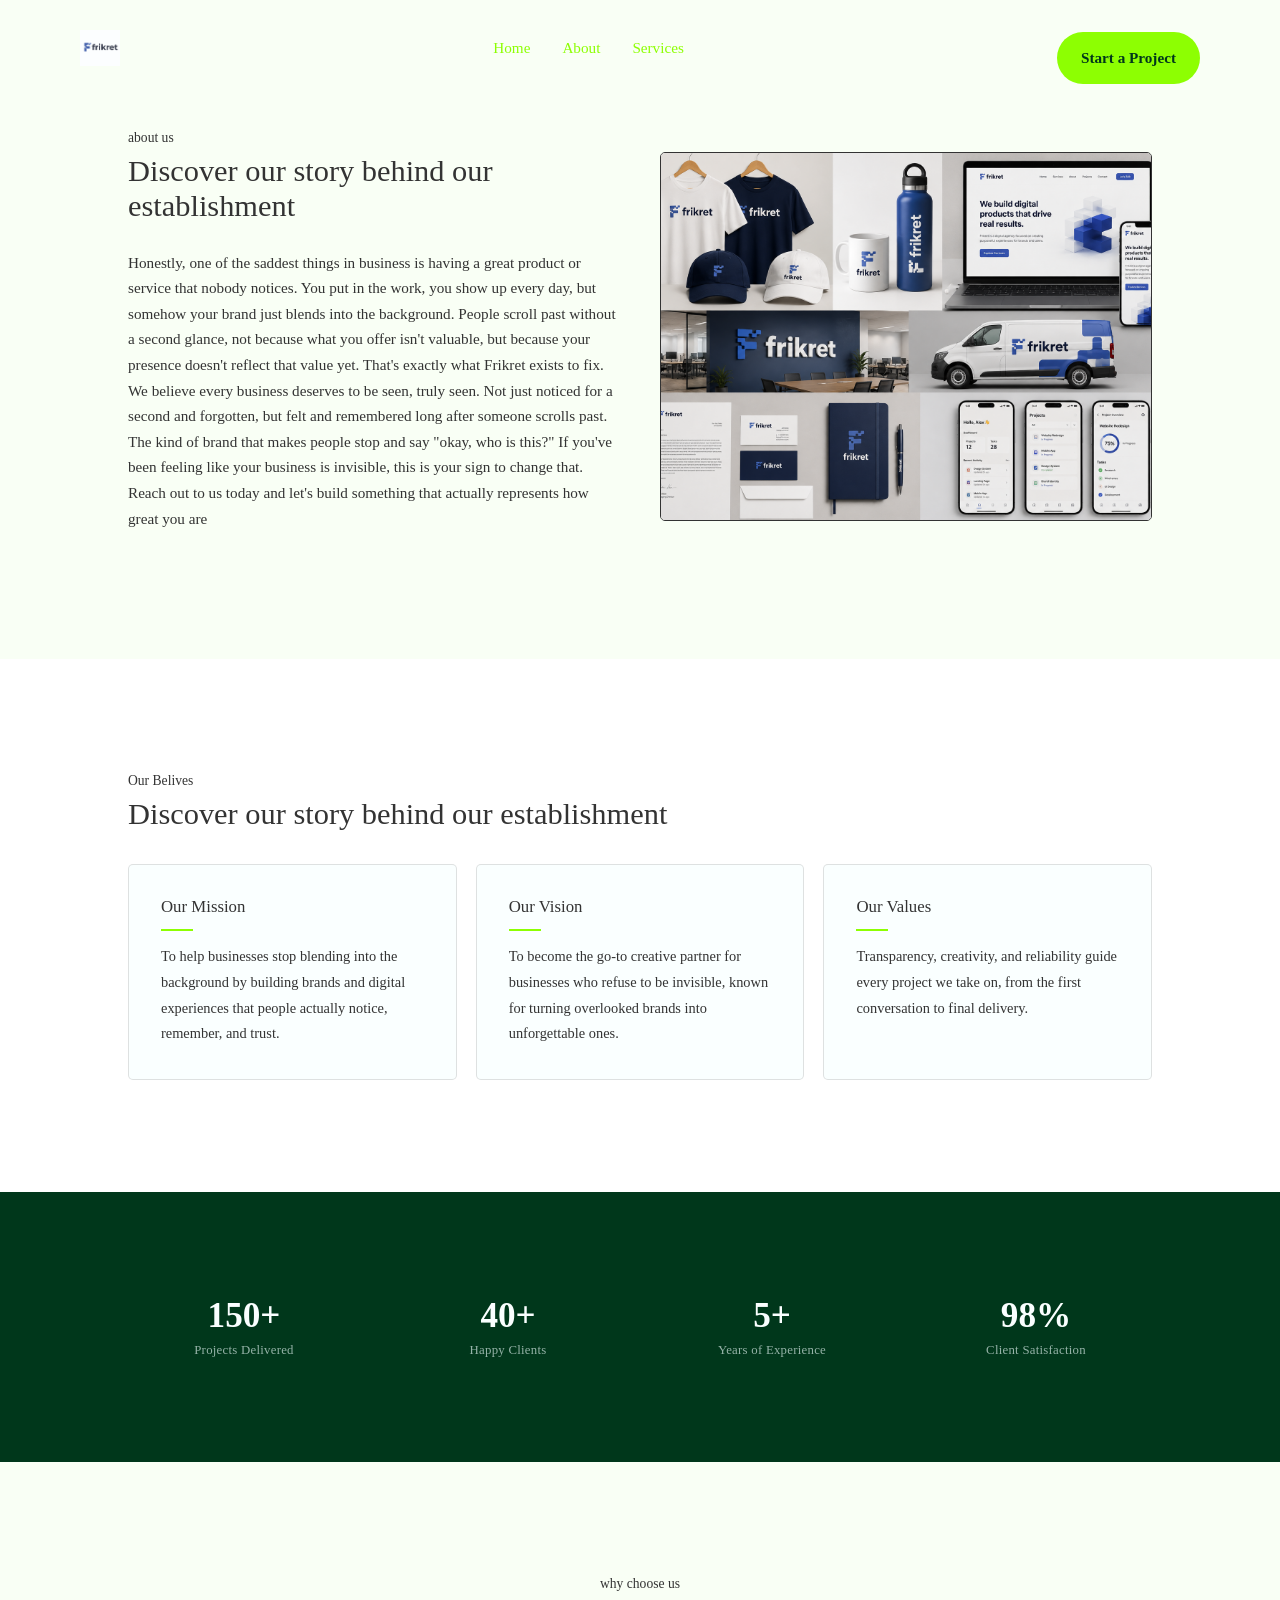
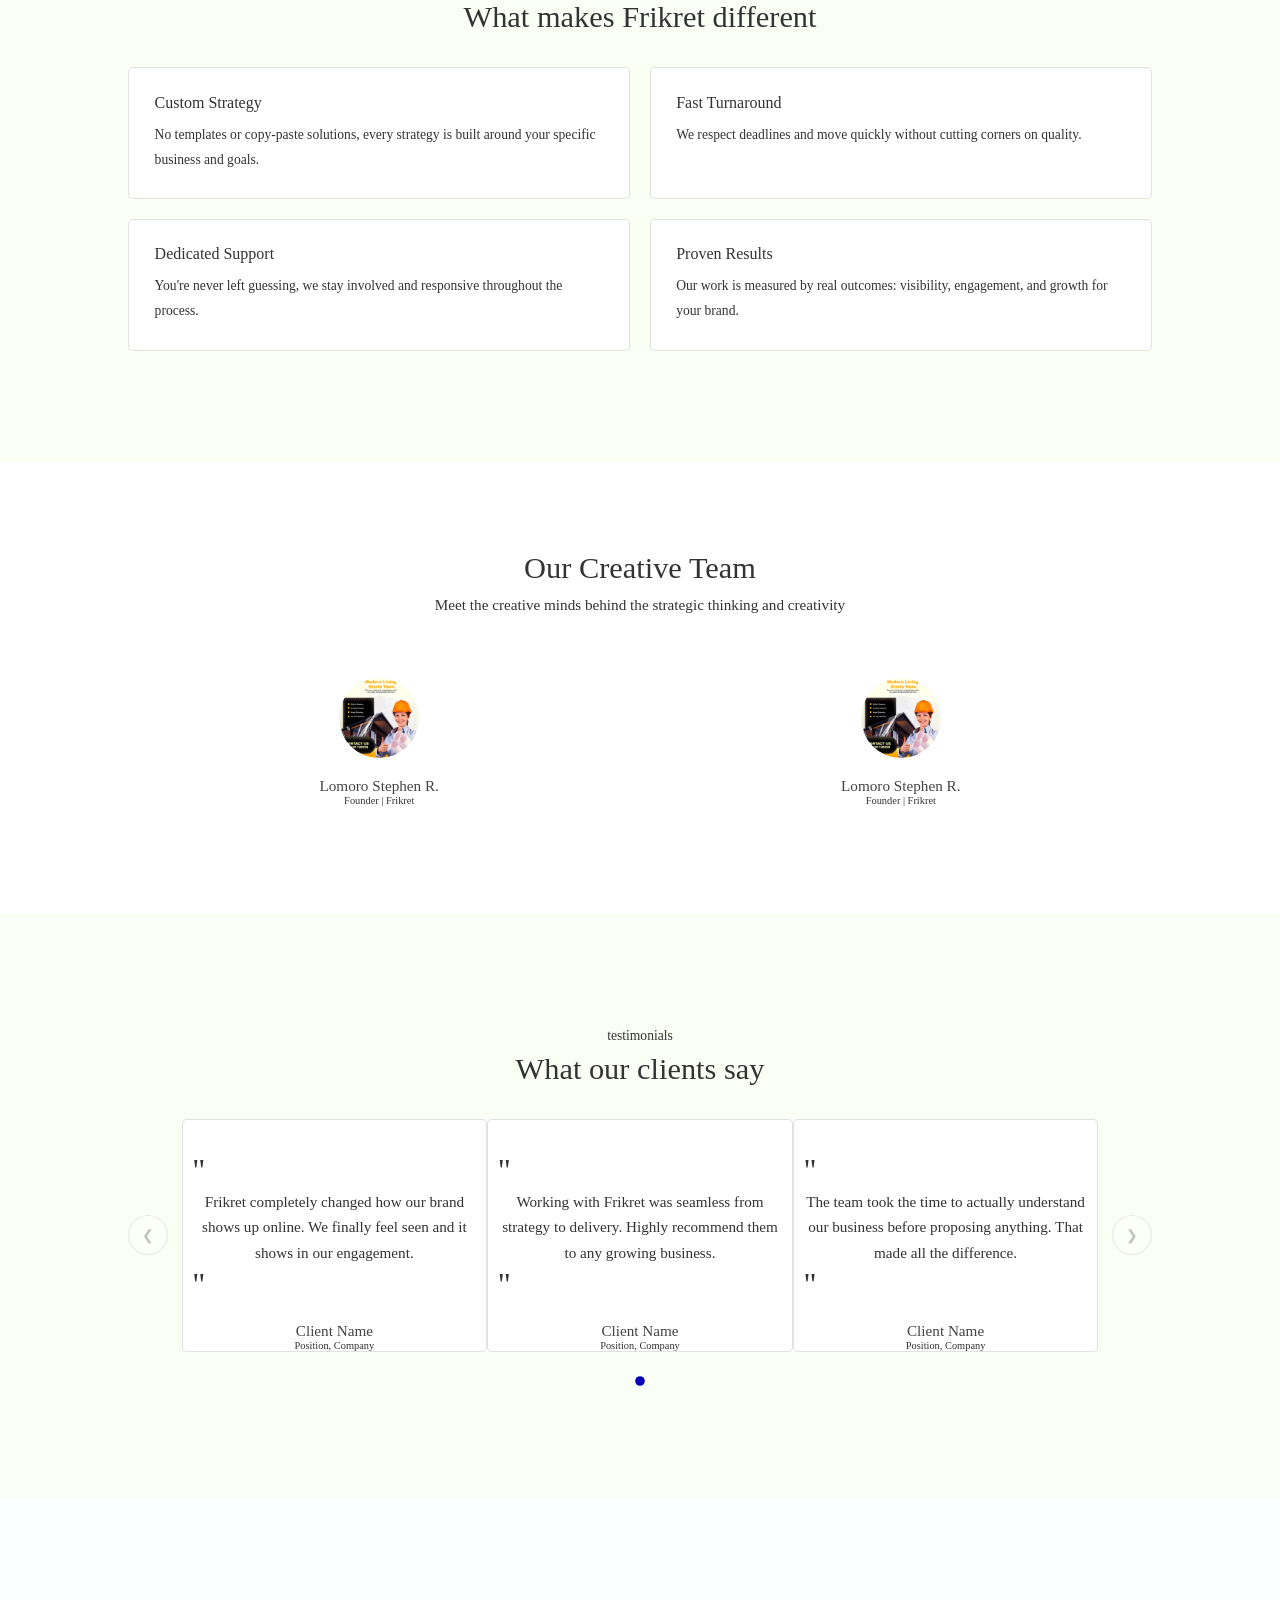
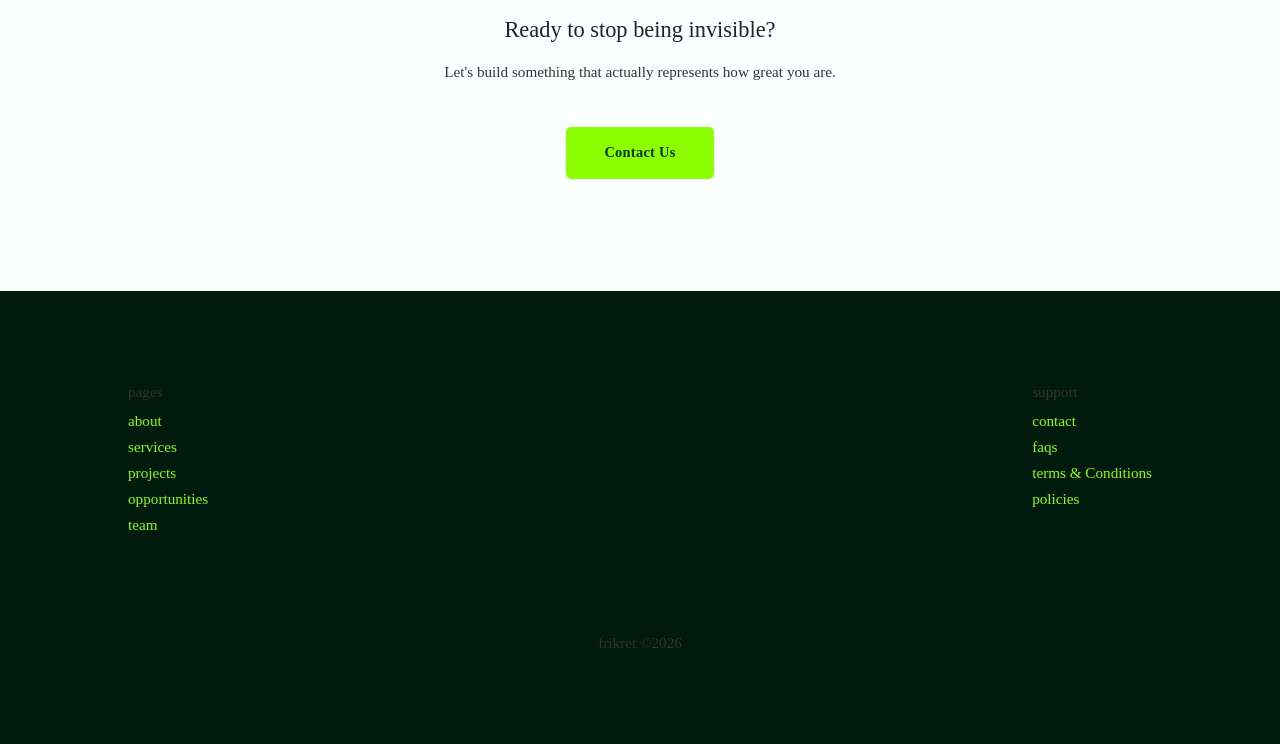
<file: pages/about-page.html>
<!DOCTYPE html>
<html>

<head>
  <meta charset="UTF-8">
  <meta name="viewport" content="width=device-width, initial-scale=1">
  <title>Frikret</title>
  <link rel="stylesheet" href="../assets/css/style.css">
  <link rel="stylesheet" href="../assets/css/about-us.css">
  <link rel="stylesheet" href="../assets/css/loader.css">
  <link rel="stylesheet" href="../assets/css/navbar.css">
</head>

<body>

  <!--------loader------>
  <div class="loader"></div>

  <!----- navbar ----->

  <header class="nav-bar">

    <div class="logo-container">
      <img src="../assets/icons/logo2.jpg" alt="Frikret logo" />
    </div>

    <div class="display-none">
      <ul class="nav-links">
        <li><a href="#">Home</a></li>
        <li><a href="pages/about-page.html">About</a></li>
        <li><a href="pages/services-page.html">Services</a></li>
      </ul>
    </div>

    <div>
      <button class="ctn rounded display-none" type="button" onclick="window.location.href='pages/contact-page.html'">
        Start a Project
      </button>
    </div>

    <!----hambuger---->

    <div class="hamburger bars">
      <div class="bar"></div>
      <div class="bar"></div>
      <div class="bar"></div>
    </div>

  </header>

  <!------mobilemenu----->
  <aside class="mobile-sidebar">
    <div class="sidebar-content">
      <ul class="mobileNav-links">
        <li><a href="../index.html">Home</a></li>
        <li><a href="about-page.html">about</a></li>
        <li><a href="services-page.html">services</a></li>
        <li><a href="projects.html">projects</a></li>
        <li><a href="contact-page.html">contact</a></li>
      </ul>
    </div>
  </aside>

  <main>
    <!-----about section---->
    <section class="about-section">
      <div class="container about-content">
        <div>
          <div class="section-header">
            <span class="supportTitle">about us</span>
            <h2 class="section-title">
              Discover our story behind our establishment
            </h2>
          </div>

          <p>
            Honestly, one of the saddest things in business is having a great product or service that nobody notices.
            You
            put in the work, you show up every day, but somehow your brand just blends into the background. People
            scroll
            past without a second glance, not because what you offer isn't valuable, but because your presence doesn't
            reflect that value yet.
            That's exactly what Frikret exists to fix.
            We believe every business deserves to be seen, truly seen. Not just noticed for a second and forgotten, but
            felt and remembered long after someone scrolls past. The kind of brand that makes people stop and say "okay,
            who is this?"
            If you've been feeling like your business is invisible, this is your sign to change that. Reach out to us
            today and let's build something that actually represents how great you are
          </p>
        </div>

        <div class="image-wrap">
          <img src="../assets/images/bg-3.png" alt="" />
        </div>
      </div>
    </section>

    <!-----mission, vision & values section------>
    <section class="mvv-section">
      <div class="container">
        <div class="section-header">
          <span class="supportTitle text-center">Our Belives</span>
          <h2 class="section-title">
            Discover our story behind our establishment
          </h2>
        </div>
        <div class="mvv-cards cards">
          <div class="mvv-card">
            <h3 class="mvv-title">Our Mission</h3>
            <p>
              To help businesses stop blending into the background by building brands and digital experiences that
              people actually notice, remember, and trust.
            </p>
          </div>
          <div class="mvv-card">
            <h3 class="mvv-title">Our Vision</h3>
            <p>
              To become the go-to creative partner for businesses who refuse to be invisible, known for turning
              overlooked brands into unforgettable ones.
            </p>
          </div>
          <div class="mvv-card">
            <h3 class="mvv-title">Our Values</h3>
            <p>
              Transparency, creativity, and reliability guide every project we take on, from the first conversation to
              final delivery.
            </p>
          </div>
        </div>
      </div>
    </section>

    <!-----stats section------>
    <section class="stats-section">
      <div class="container">
        <div class="stats-cards cards">
          <div class="stat-card">
            <h3 class="stat-number">150+</h3>
            <span class="stat-label">Projects Delivered</span>
          </div>
          <div class="stat-card">
            <h3 class="stat-number">40+</h3>
            <span class="stat-label">Happy Clients</span>
          </div>
          <div class="stat-card">
            <h3 class="stat-number">5+</h3>
            <span class="stat-label">Years of Experience</span>
          </div>
          <div class="stat-card">
            <h3 class="stat-number">98%</h3>
            <span class="stat-label">Client Satisfaction</span>
          </div>
        </div>
      </div>
    </section>

    <!-----why choose us section------>
    <section class="why-us-section">
      <div class="container">
        <div class="section-header text-center">
          <span class="supportTitle">why choose us</span>
          <h3 class="section-title">What makes Frikret different</h3>
        </div>
        <div class="why-us-cards cards">
          <div class="why-us-card">
            <h3 class="why-us-title">Custom Strategy</h3>
            <p>No templates or copy-paste solutions, every strategy is built around your specific business and goals.
            </p>
          </div>
          <div class="why-us-card">
            <h3 class="why-us-title">Fast Turnaround</h3>
            <p>We respect deadlines and move quickly without cutting corners on quality.</p>
          </div>
          <div class="why-us-card">
            <h3 class="why-us-title">Dedicated Support</h3>
            <p>You're never left guessing, we stay involved and responsive throughout the process.</p>
          </div>
          <div class="why-us-card">
            <h3 class="why-us-title">Proven Results</h3>
            <p>Our work is measured by real outcomes: visibility, engagement, and growth for your brand.</p>
          </div>
        </div>
      </div>
    </section>


    <!-----team section------>
    <section class="team-section">
      <div class="container">
        <div class="section-header text-center">
          <h3 class="section-title">Our Creative Team</h3>
          <p>Meet the creative minds behind the strategic thinking and creativity</p>
        </div>
        <div class="teams-cards cards">
          <div class="team-card">
            <div class="card-header flex justify-center direction-column items-center">
              <img class="teamMember-image" src="../assets/images/0000234.png" alt="" />
              <h3 class="client-name">Lomoro Stephen R.</h3>
              <span class="position">Founder | Frikret</span>
            </div>
          </div>
          <div class="team-card">
            <div class="card-header flex justify-center direction-column items-center">
              <img class="teamMember-image" src="../assets/images/0000234.png" alt="" />
              <h3 class="client-name">Lomoro Stephen R.</h3>
              <span class="position">Founder | Frikret</span>
            </div>
          </div>
        </div>
      </div>
    </section>

    <!-----testimonials section------>
    <section class="testmonials-section">
      <div class="container">
        <div class="section-header text-center">
          <span class="supportTitle">testimonials</span>
          <h3 class="section-title">What our clients say</h3>
        </div>

        <div class="testimonial-carousel">
          <button class="carousel-arrow carousel-prev" aria-label="Previous testimonial">&#10094;</button>

          <div class="carousel-viewport">
            <div class="carousel-track">
              <div class="team-card carousel-slide">
                <div class="testmonial-card-body">
                  <span class="quotes">"</span>
                  <p class="text-center">
                    Frikret completely changed how our brand shows up online. We finally feel seen and it shows in our
                    engagement.
                  </p>
                  <span class="quotes flex flex-end">"</span>
                </div>
                <div class="card-footer flex justify-center direction-column items-center">
                  <h3 class="client-name">Client Name</h3>
                  <span class="position">Position, Company</span>
                </div>
              </div>

              <div class="team-card carousel-slide">
                <div class="testmonial-card-body">
                  <span class="quotes">"</span>
                  <p class="text-center">
                    Working with Frikret was seamless from strategy to delivery. Highly recommend them to any growing
                    business.
                  </p>
                  <span class="quotes flex flex-end">"</span>
                </div>
                <div class="card-footer flex justify-center direction-column items-center">
                  <h3 class="client-name">Client Name</h3>
                  <span class="position">Position, Company</span>
                </div>
              </div>

              <div class="team-card carousel-slide">
                <div class="testmonial-card-body">
                  <span class="quotes">"</span>
                  <p class="text-center">
                    The team took the time to actually understand our business before proposing anything. That made all
                    the difference.
                  </p>
                  <span class="quotes flex flex-end">"</span>
                </div>
                <div class="card-footer flex justify-center direction-column items-center">
                  <h3 class="client-name">Client Name</h3>
                  <span class="position">Position, Company</span>
                </div>
              </div>
            </div>
          </div>

          <button class="carousel-arrow carousel-next" aria-label="Next testimonial">&#10095;</button>
        </div>

        <div class="carousel-dots"></div>
      </div>
    </section>

    <!-----cta section------>
    <section class="cta-section">
      <div class="container flex justify-center direction-column items-center text-center">
        <h3 class="section-title">Ready to stop being invisible?</h3>
        <p>Let's build something that actually represents how great you are.</p>
        <a href="contact-page.html" class="btn">Contact Us</a>
      </div>
    </section>

  </main>

  <!-------footer---------->
  <footer class="footer">
    <div class="container footer-content">
      <ul class="footer-links">
        <p>pages</p>
        <li class="footer-link"><a href="about-page.html">about</a></li>
        <li class="footer-link"><a href="services-page.html">services</a></li>
        <li class="footer-link"><a href="projects.html">projects</a></li>
        <li class="footer-link"><a href="opportunities.html">opportunities</a></li>
        <li class="footer-link"><a href="team.html">team</a></li>
      </ul>
      <ul class="footer-links">
        <p>support</p>
        <li class="footer-link"><a href="contact-page.html">contact</a></li>
        <li class="footer-link"><a href="faqs.html">faqs</a></li>
        <li class="footer-link"><a href="terms.html">terms & Conditions</a></li>
        <li class="footer-link"><a href="policies.html">policies</a></li>
      </ul>
    </div>

    <div class="container flex justify-center">
      <p>frikret &copy;<span class="year"></span></p>
    </div>
  </footer>

  <!-------scripts--------->
  <script src="../assets/js/loader.js"></script>
  <script src="../assets/js/faq.js" type="text/javascript" charset="utf-8"></script>
  <script type="text/javascript" src="../assets/js/mobileNav.js"></script>
  <script src="../assets/js/carousal.js"></script>

</body>

</html>
</file>
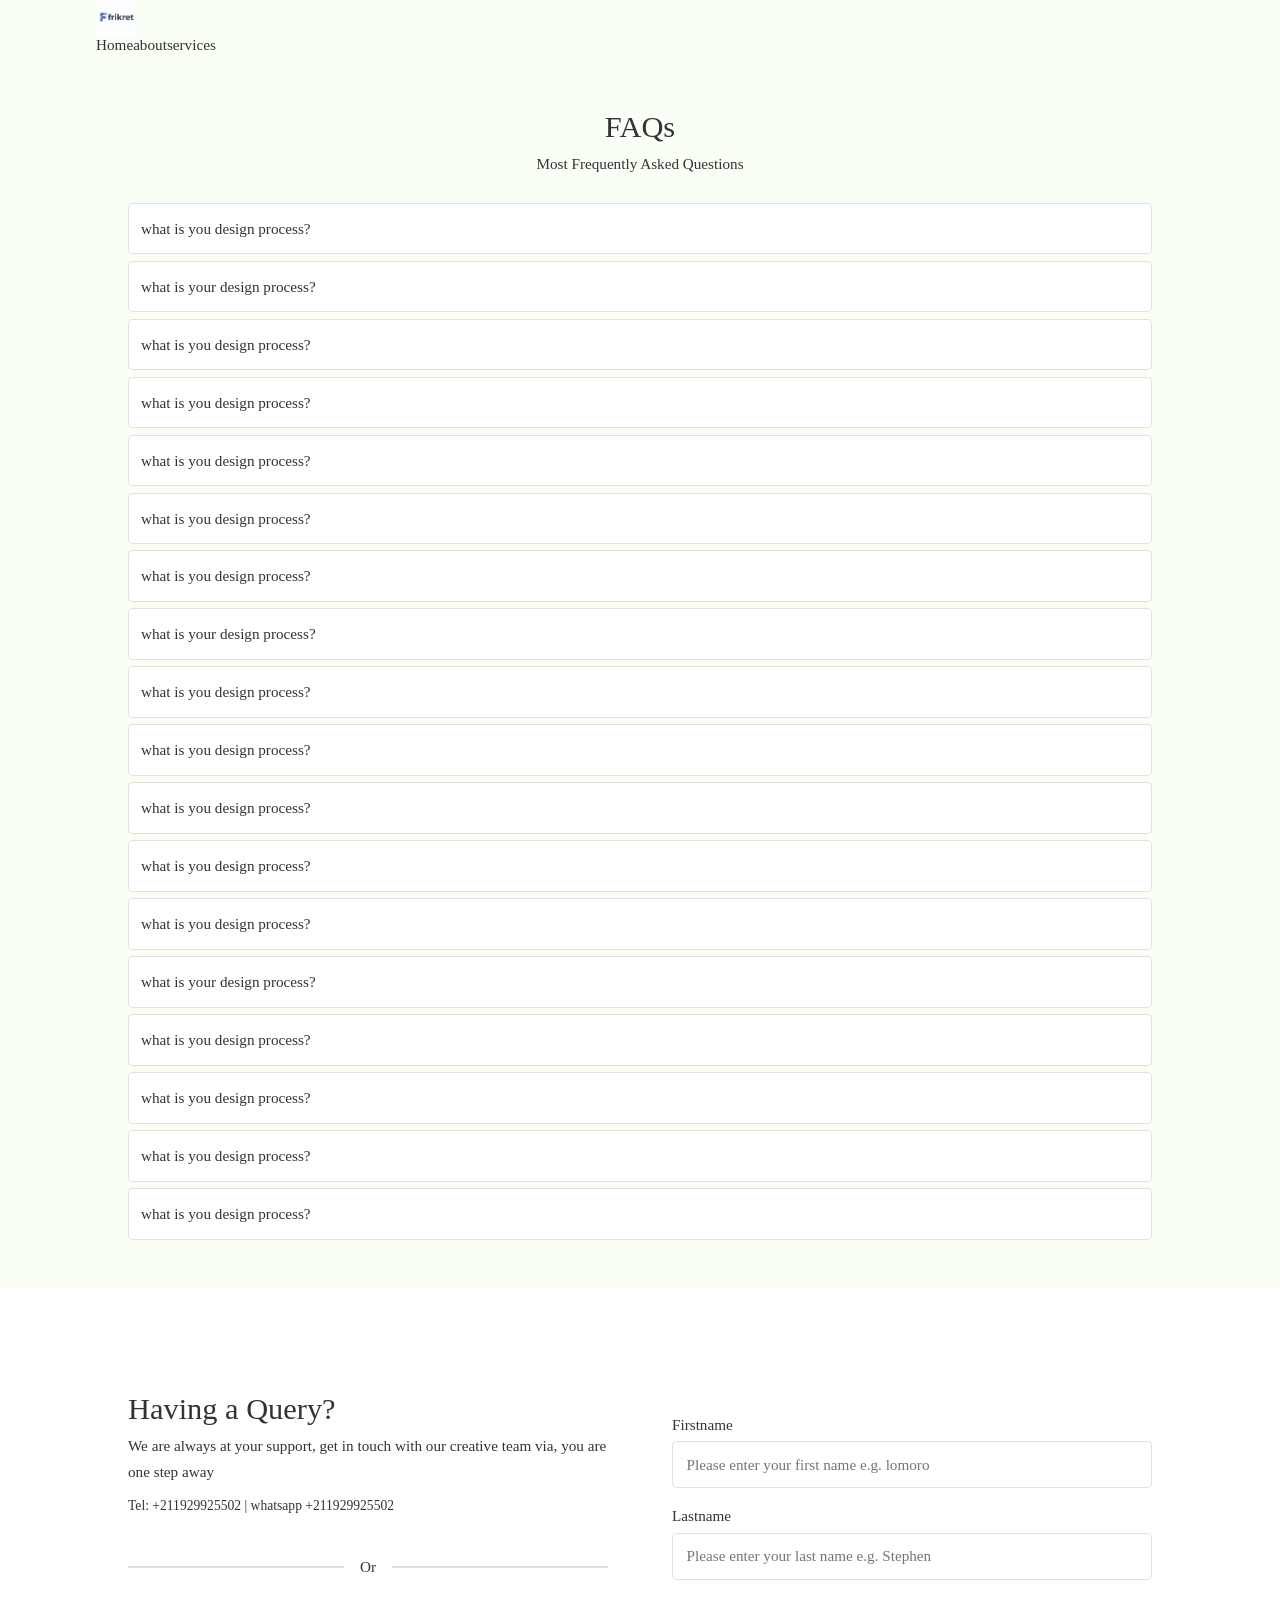
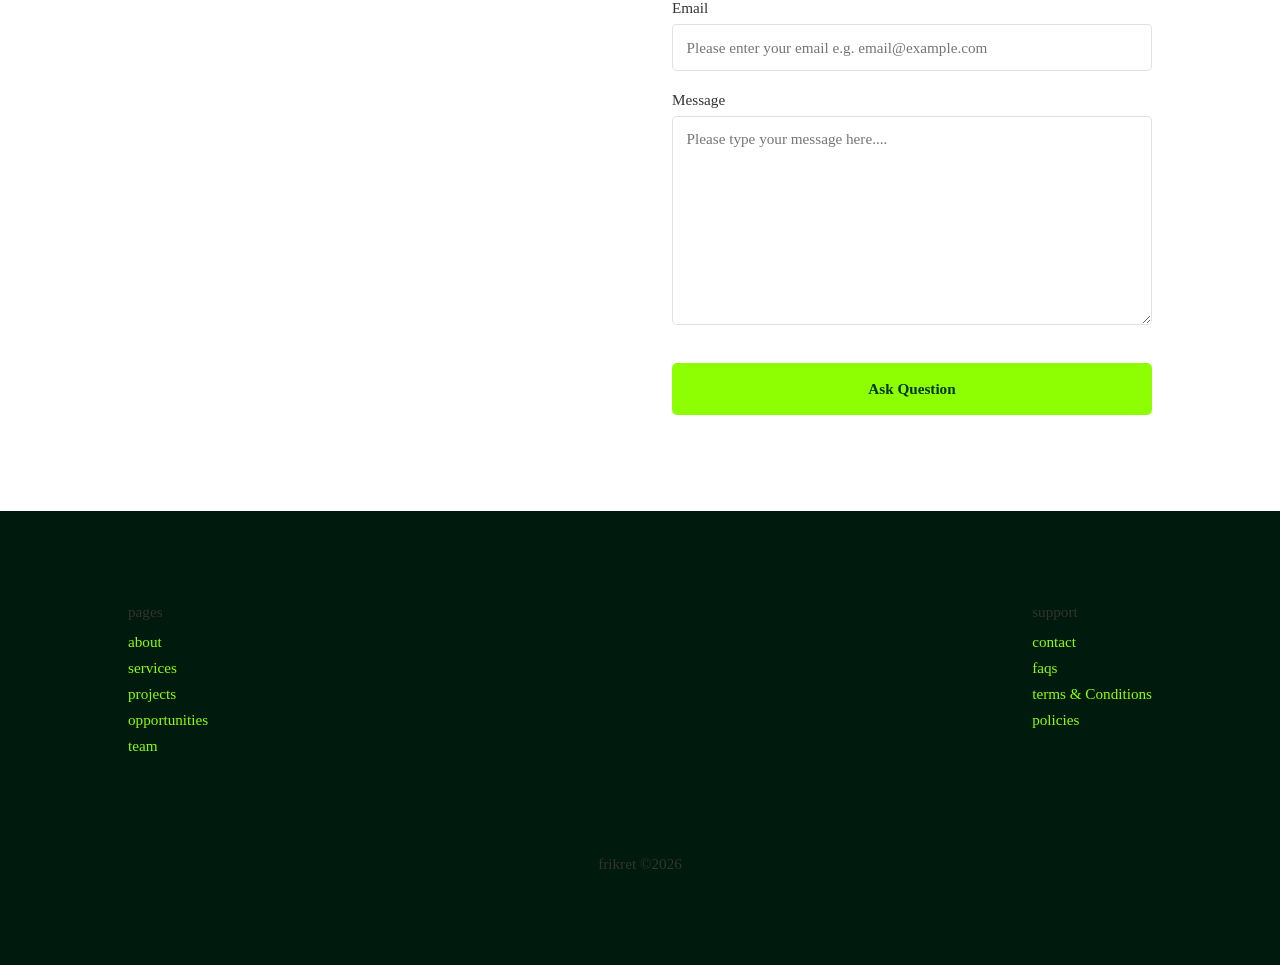
<file: pages/faqs.html>
<!DOCTYPE html>
<html>

<head>
  <meta charset="UTF-8">
  <meta name="viewport" content="width=device-width, initial-scale=1">
  <title></title>
  <link rel="stylesheet" href="../assets/css/style.css">
  <link rel="stylesheet" href="../assets/css/navbar.css">
</head>

<body>
  <!--------loader------>
  <div class="loader"></div>

  <!----- navbar ----->
  <header>
    <div class="logo-container">
      <img src="../assets/icons/logo2.jpg" alt="" />
    </div>
    <nav class="display-none">
      <li><a href="#">Home</a></li>
      <li><a href="#">about</a></li>
      <li><a href="#">services</a></li>
    </nav>
    <!----hambuger---->
    <div class="hamburger bars">
      <div class="bar"></div>
      <div class="bar"></div>
      <div class="bar"></div>
    </div>
  </header>

  <!------mobilemenu----->
  <aside class="mobile-sidebar">
    <div class="sidebar-content">
      <ul class="mobileNav-links">
        <li><a href="../index.html">Home</a></li>
        <li><a href="about-page.html">about</a></li>
        <li><a href="services-page.html">services</a></li>
        <li><a href="projects.html">projects</a></li>
        <li><a href="contact-page.html">contact</a></li>
      </ul>
    </div>
  </aside>

  <main>
    <!----------faq section-------->

    <section class="faq-section">
      <div class="container">
        <div class="section-header">
          <h3 class="section-title text-center">FAQs</h3>
          <p class="text-center">Most Frequently Asked Questions</p>
        </div>
        <div class="questions-container">
          <div class="questions-group">
            <p class="question">
              what is you design process?
            </p>
            <div class="answer">
              tesing
            </div>
          </div>
          <div class="questions-group">
            <p class="question">
              what is your design process?
            </p>
            <div class="answer">
              tesing
            </div>
          </div>
          <div class="questions-group">
            <p class="question">
              what is you design process?
            </p>
            <div class="answer">
              tesing
            </div>
          </div>
          <div class="questions-group">
            <p class="question">
              what is you design process?
            </p>
            <div class="answer">
              tesing
            </div>
          </div>
          <div class="questions-group">
            <p class="question">
              what is you design process?
            </p>
            <div class="answer">
              tesing
            </div>
          </div>
          <div class="questions-group">
            <p class="question">
              what is you design process?
            </p>
            <div class="answer">
              tesing
            </div>
          </div>
          <div class="questions-group">
            <p class="question">
              what is you design process?
            </p>
            <div class="answer">
              tesing
            </div>
          </div>
          <div class="questions-group">
            <p class="question">
              what is your design process?
            </p>
            <div class="answer">
              tesing
            </div>
          </div>
          <div class="questions-group">
            <p class="question">
              what is you design process?
            </p>
            <div class="answer">
              tesing
            </div>
          </div>
          <div class="questions-group">
            <p class="question">
              what is you design process?
            </p>
            <div class="answer">
              tesing
            </div>
          </div>
          <div class="questions-group">
            <p class="question">
              what is you design process?
            </p>
            <div class="answer">
              tesing
            </div>
          </div>
          <div class="questions-group">
            <p class="question">
              what is you design process?
            </p>
            <div class="answer">
              tesing
            </div>
          </div>
          <div class="questions-group">
            <p class="question">
              what is you design process?
            </p>
            <div class="answer">
              tesing
            </div>
          </div>
          <div class="questions-group">
            <p class="question">
              what is your design process?
            </p>
            <div class="answer">
              tesing
            </div>
          </div>
          <div class="questions-group">
            <p class="question">
              what is you design process?
            </p>
            <div class="answer">
              tesing
            </div>
          </div>
          <div class="questions-group">
            <p class="question">
              what is you design process?
            </p>
            <div class="answer">
              tesing
            </div>
          </div>
          <div class="questions-group">
            <p class="question">
              what is you design process?
            </p>
            <div class="answer">
              tesing
            </div>
          </div>
          <div class="questions-group">
            <p class="question">
              what is you design process?
            </p>
            <div class="answer">
              tesing
            </div>
          </div>
        </div>
      </div>
    </section>

    <!------ contact section------->

    <section class="contact-section">
      <div class="container contact-content">
        <div class="section-header">
          <h2 class="section-title text-center">
            Having a Query?
          </h2>
          <p class="text-center">We are always at your support, get in touch with our creative team via, you are one
            step away
          </p>

          <address class="text-center">
            Tel: +211929925502 | whatsapp +211929925502
          </address>

          <div class="lines">
            <div class="line"></div>
            <p>Or</p>
            <div class="line"></div>
          </div>
        </div>
        <form class="contactForm" action="" method="get" accept-charset="utf-8">

          <div class="input-control">
            <label for="firstname">Firstname</label>
            <input type="text" name="" id="" placeholder="Please enter your first name e.g. lomoro" />
          </div>

          <div class="input-control">
            <label for="lastname">Lastname</label>
            <input type="text" name="" id="" placeholder="Please enter your last name e.g. Stephen" />
          </div>


          <div class="input-control">
            <label for="email">Email</label>
            <input type="email" name="" id="" placeholder="Please enter your email e.g. email@example.com" />
          </div>

          <!-------message input------->
          <div class="input-control">
            <label for="message"> Message</label>
            <textarea name="" id="" cols="30" rows="10" type="text" name="" id=""
              placeholder="Please type your message here...."></textarea>
          </div>
          <div class="btn-wrap">
            <button class="btn" type="submit">Ask Question</button>
          </div>
        </form>
      </div>
    </section>
  </main>

  <!-------footer---------->
  <footer class="footer">
    <div class="container footer-content">
      <ul class="footer-links">
        <p>pages</p>
        <li class="footer-link"><a href="about-page.html">about</a></li>
        <li class="footer-link"><a href="services-page.html">services</a></li>
        <li class="footer-link"><a href="projects.html">projects</a></li>
        <li class="footer-link"><a href="opportunities.html">opportunities</a></li>
        <li class="footer-link"><a href="team.html">team</a></li>
      </ul>
      <ul class="footer-links">
        <p>support</p>
        <li class="footer-link"><a href="contact-page.html">contact</a></li>
        <li class="footer-link"><a href="faqs.html">faqs</a></li>
        <li class="footer-link"><a href="terms.html">terms & Conditions </a></li>
        <li class="footer-link"><a href="policies.html">policies</a></li>
        <li class="footer-link"><a href="team.html"></a></li>
      </ul>
    </div>

    <div class="container flex justify-center">
      <p>frikret &copy;<span class="year"></span></p>
    </div>
  </footer>

  <!-------scripts--------->
  <script src="../assets/js/loader.js"></script>
  <script src="../assets/js/faq.js" type="text/javascript" charset="utf-8"></script>

  <script type="text/javascript" src="../assets/js/mobileNav.js"></script>


</body>

</html>
</file>
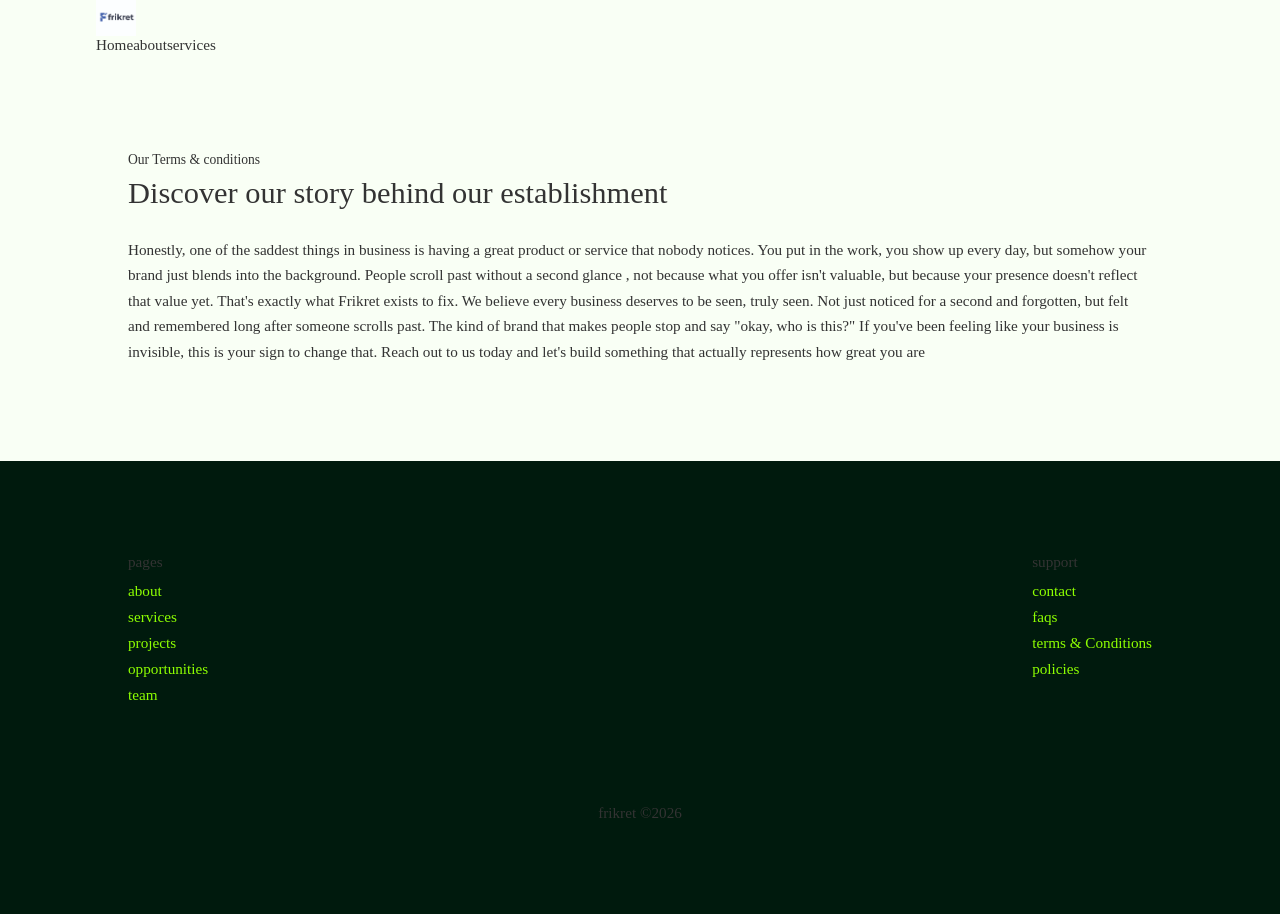
<file: pages/terms.html>
<!DOCTYPE html>
<html>

<head>
  <meta charset="UTF-8">
  <meta name="viewport" content="width=device-width, initial-scale=1">
  <title></title>
  <link rel="stylesheet" href="../assets/css/style.css">
  <link rel="stylesheet" href="../assets/css/loader.css">
  <link rel="stylesheet" href="../assets/css/navbar.css">
</head>

<body>
  <!--------loader------>
  <div class="loader"></div>

  <!----- navbar ----->
  <header>
    <div class="logo-container">
      <img src="../assets/icons/logo2.jpg" alt="" />
    </div>
    <nav class="display-none">
      <li><a href="#">Home</a></li>
      <li><a href="#">about</a></li>
      <li><a href="#">services</a></li>
    </nav>
    <!----hambuger---->
    <div class="hamburger bars">
      <div class="bar"></div>
      <div class="bar"></div>
      <div class="bar"></div>
    </div>
  </header>

  <!------mobilemenu----->
  <aside class="mobile-sidebar">
    <div class="sidebar-content">
      <ul class="mobileNav-links">
        <li><a href="../index.html">Home</a></li>
        <li><a href="about-page.html">about</a></li>
        <li><a href="services-page.html">services</a></li>
        <li><a href="projects.html">projects</a></li>
        <li><a href="contact-page.html">contact</a></li>
      </ul>
    </div>
  </aside>

  <main>
    <!-----about section---->

    <section class="terms-section section">
      <div class="container terms-content">
        <div class="section-header">
          <span class="supportTitle">Our Terms & conditions</span>
          <h4 class="section-title">
            Discover our story behind our establishment
            </h2>
        </div>

        <p>
          Honestly, one of the saddest things in business is having a great product or service that nobody notices. You
          put in the work, you show up every day, but somehow your brand just blends into the background. People scroll
          past without a second glance , not because what you offer isn't valuable, but because your presence doesn't
          reflect that value yet.
          That's exactly what Frikret exists to fix.
          We believe every business deserves to be seen, truly seen. Not just noticed for a second and forgotten, but
          felt and remembered long after someone scrolls past. The kind of brand that makes people stop and say "okay,
          who is this?"
          If you've been feeling like your business is invisible, this is your sign to change that. Reach out to us
          today and let's build something that actually represents how great you are
        </p>
      </div>
    </section>
  </main>

  <!-------footer---------->
  <footer class="footer">
    <div class="container footer-content">
      <ul class="footer-links">
        <p>pages</p>
        <li class="footer-link"><a href="about-page.html">about</a></li>
        <li class="footer-link"><a href="services-page.html">services</a></li>
        <li class="footer-link"><a href="projects.html">projects</a></li>
        <li class="footer-link"><a href="opportunities.html">opportunities</a></li>
        <li class="footer-link"><a href="team.html">team</a></li>
      </ul>
      <ul class="footer-links">
        <p>support</p>
        <li class="footer-link"><a href="contact-page.html">contact</a></li>
        <li class="footer-link"><a href="faqs.html">faqs</a></li>
        <li class="footer-link"><a href="terms.html">terms & Conditions </a></li>
        <li class="footer-link"><a href="policies.html">policies</a></li>
        <li class="footer-link"><a href="team.html"></a></li>
      </ul>
    </div>

    <div class="container flex justify-center">
      <p>frikret &copy;<span class="year"></span></p>
    </div>
  </footer>

  <!-------scripts--------->
  <script src="../assets/js/loader.js"></script>
  <script src="../assets/js/faq.js" type="text/javascript" charset="utf-8"></script>

  <script type="text/javascript" src="../assets/js/mobileNav.js"></script>


</body>

</html>
</file>
<file: assets/css/style.css>
/* =========================================================
   RESET & BASE
   ========================================================= */
*,
*::before,
*::after {
  margin: 0;
  padding: 0;
  box-sizing: border-box;
}

:root {
  --color-bg: #faffff;
  --bg-section-color: #fcffff;
  --section-bg-color: #00371b;
  --bg-color-white: #fff;
  --color-white: #fafffe;
  --color-dark: #333;
  --color-darker: #000;
  --color-text: #333;
  --color-text-white: #faffff;
  --text-color: #005529;
  --color-muted: #333;
  --color-muted-2: #777;
  --color-label: #333;
  --body-color-bg: #f9fff5;
  --color-accent: #8dff02;
  --btn-color: #00371b;
  --footer-bg-color: #001a0d;
  --color-focus: #66ff008c;
  --border-muted: 1px solid #9999994a;
  --border-muted-soft: 1px solid #99999933;

  --container-width: 92%;
  --container-max: 1320px;
  --section-padding: 3rem;
  --radius: 5px;

  --fs-body: clamp(0.9rem, 0.85rem + 0.2vw, 0.95rem);
  --fs-hero: clamp(2.2rem, 1.4rem + 4vw, 3.8rem);
  --fs-section-title: clamp(1.3rem, 1.1rem + 1vw, 2.2rem);
  --fs-banner-title: clamp(1.5rem, 1.2rem + 1.5vw, 2.85rem);
  --fs-abouthero-title: clamp(1.4rem, 1.2rem + 1vw, 1.8rem);
}

html {
  scroll-behavior: smooth;
}

body {
  background: var(--body-color-bg);
  font-size: var(--fs-body);
  -webkit-text-size-adjust: 100%;
}



img {
  max-width: 100%;
  display: block;
}

li {
  list-style: none;
}

a {
  text-decoration: none;
  color: var(--color-muted);
  font-weight: 300;
}

button {
  cursor: pointer;
  font: inherit;
}

p {
  color: var(--color-text);
  line-height: 1.6rem;
  font-weight: 300;
}

h5 {
  font-size: 0.95rem;
  color: var(--color-dark);
  font-weight: 300;
}


h4 {
  font-weight: 500;
}

/* =========================================================
   LAYOUT UTILITIES
   ========================================================= */
.container {
  width: var(--container-width);
  max-width: var(--container-max);
  margin: 0 auto;
  padding: var(--section-padding) 0;
}

.section {
  padding: 3rem 0;
}

.flex {
  display: flex;
}

.space-between {
  justify-content: space-between;
}

.items-center {
  align-items: center;
}

.flex-end {
  justify-content: flex-start;
}

.justify-center {
  justify-content: center;
}

.direction-column {
  flex-direction: column;
}

.text-center {
  text-align: center;
}

.sm-title {
  color: var(--color-muted-2);
  font-size: 0.85rem;
  font-weight: 300;
}

.section-header {
  margin-bottom: 1.6rem;
}

.section-title {
  font-weight: 400;
  font-size: var(--fs-section-title);
  margin: 0.5rem 0 0.4rem 0;
  color: var(--color-dark);
}

.section-footer {
  margin-top: 2rem;
  display: flex;
  justify-content: center;
}

.supportTitle {
  font-size: 0.85rem;
  color: var(--color-muted);
  margin-bottom: 0.8rem;
}




/* ---------- SCROLL REVEAL ---------- */
.reveal-on-scroll {
  opacity: 0;
  transform: translateY(120px);
  transition: opacity 0.7s ease, transform 0.7s ease;
  will-change: opacity, transform;
}

.reveal-on-scroll.is-visible {
  opacity: 1;
  transform: translateY(0);
}

/* stagger a heading and the paragraph right after it, when both are revealing */
h2.reveal-on-scroll+p.reveal-on-scroll {
  transition-delay: 0.08s ease all;
}

h1.reveal-on-scroll+p.reveal-on-scroll {
  transition-delay: 0.08s ease all;
}

@media (prefers-reduced-motion: reduce) {
  .reveal-on-scroll {
    opacity: 1;
    transform: none;
    transition: none;
  }

}





/* =========================================================
   BUTTONS
   ========================================================= */
.ctn,
.btn {
  display: inline-flex;
  align-items: center;
  justify-content: center;
  height: 52px;
  padding: 0.9rem 1.5rem;
  background: var(--color-accent);
  margin-top: 1.2rem;
  color: var(--btn-color);
  border: none;
  border-radius: var(--radius);
  font-weight: 600;
  text-align: center;
}

.nav-ctn {
  display: inline-flex;
  align-items: center;
  justify-content: center;
  height: 52px;
  padding: 0.9rem 1.5rem;
  background: var(--color-accent);
  color: var(--btn-color);
  border: none;
  border-radius: var(--radius);
  font-weight: 600;
  text-align: center;
}


.rounded {
  border-radius: 250px;
}

.btn {
  width: 100%;
}


.button-with-border {
  border: var(--border-muted);
  padding: 0.9rem 1.5rem;
  height: 52px;
  font-weight: 400;
  margin-top: 1.2rem;
  border-radius: var(--radius);
}

.buttons-wrapper {
  display: flex;
  flex-direction: column;
  gap: 1rem;
  width: 100%;
}

.borderBtn {
  border: var(--border-muted);
  padding: 0.4rem 0.8rem;
  border-radius: 100px;
  font-size: 0.65rem;
}

.moreBtn {
  border: 1px solid #9999998f;
  padding: 0.4rem 0.8rem;
  border-radius: 100px;
  font-size: 0.85rem;
}



/* =========================================================
   HERO
   ========================================================= */
.hero-section {
  width: 100%;
  min-height: 100svh;
  display: flex;
  justify-content: center;
  align-items: center;
  position: relative;
  padding: 0 1.25rem;
}

.hero-content {
  text-align: center;
  position: relative;
  z-index: 50;
  padding: 2rem 0;
}

.hero-title {
  font-size: var(--fs-hero);
  font-weight: 600;
  line-height: 1.1;
  color: var(--color-white);
  text-align: center;
}

.tagline {
  color: #f0ffff;
  text-align: center;
  margin-top: 0.75rem;
}

.heroBg-wrap {
  width: 100%;
  height: 100svh;
  position: absolute;
  inset: 0;
}

.heroBg-wrap img {
  width: 100%;
  height: 100%;
  object-fit: cover;
}

.filter {
  width: 100%;
  height: 100%;
  background: linear-gradient(-60deg, #000, #000000c6);
  position: absolute;
  inset: 0;
}

/* =========================================================
   ABOUT
   ========================================================= */
.about-section {
  padding: 3rem 0;
}

.about-content {
  display: flex;
  flex-direction: column;
  gap: 2rem;
}

.image-wrap {
  width: 100%;
  aspect-ratio: 4 / 3;
  border: 1px solid var(--color-muted);
  border-radius: var(--radius);
  overflow: hidden;
  margin-top: 1.5rem;
}

.image-wrap img {
  width: 100%;
  height: 100%;
  object-fit: cover;
}

/* =========================================================
   SERVICES / CARDS
   ========================================================= */
.services-section {
  background: var(--bg-section-color);
  padding: 3rem 0;
}

.cards {
  width: 100%;
  display: grid;
  grid-template-columns: 1fr;
  gap: 1.2rem;
  margin-top: 2rem;
}

.card,
.team-card {
  background: var(--bg-color-white);
  height: fit-content;
  border: 1px solid #33333329;
  border-radius: var(--radius);
  padding: 1.75rem;
}

.card:nth-child(2) {
  background: var(--btn-color);
  color: var(--color-white);
}

.card:nth-child(2) p {
  color: #f0fffff3;
}

.card:nth-child(2) .viewMoreBtn {
  color: var(--color-white);
}

.number {
  display: flex;
  justify-content: center;
  align-items: center;
  width: 40px;
  height: 40px;
  border-radius: 50px;
  border: 1px solid #9999998f;
}

.point {
  display: flex;
  justify-content: center;
  align-items: center;
  width: 20px;
  height: 20px;
  border-radius: 50px;
  border: 1px solid #9999998f;
  font-size: 0.45rem;
  margin-bottom: 0.45rem;
}

.card-title {
  margin-top: 1.5rem;
  font-weight: 300;
  font-size: 1.2rem;
  margin-bottom: 0.85rem;
}

.card-footer {
  display: flex;
  justify-content: flex-end;
}

.viewMoreBtn {
  border: 1px solid #9999998f;
  padding: 0.4rem;
  border-radius: 100px;
  margin-top: 1.5rem;
  font-size: 0.85rem;
}

/* =========================================================
   BANNER
   ========================================================= */
.banner-section {
  width: 100%;
  display: flex;
  justify-content: center;
  align-items: center;
  min-height: 40vh;
  position: relative;
  padding: 2rem 1.25rem;
}

.banner-content {
  text-align: center;
  position: relative;
  z-index: 50;
}

.banner-title {
  font-size: var(--fs-banner-title);
  font-weight: 400;
  color: #fff;
}

.banner-text {
  color: #f0ffff;
  margin-top: 0.5rem;
}

.bannerBg-wrap {
  width: 100%;
  height: 100%;
  position: absolute;
  inset: 0;
}

.bannerBg-wrap img {
  width: 100%;
  height: 100%;
  object-fit: cover;
}

/* =========================================================
   PROJECTS
   ========================================================= */
.projects-tabs {
  padding: 3rem 0;
}

.project-title {
  font-weight: 300;
  font-size: 1.2rem;
  color: var(--color-muted);
}

.tabs-btns {
  display: flex;
  flex-wrap: wrap;
  gap: 0.4rem;
  justify-content: center;
  align-items: center;
}

.projects-section {
  width: 100%;
  height: fit-content;
  padding-block: 0.8rem;
}

.projects .section-header {
  margin-bottom: 0.8rem;
}

.projects .section-title {
  font-size: 0.9rem;
  color: var(--color-muted);
  margin: 0;
}

.project-cards {
  height: fit-content;
  display: grid;
  grid-template-columns: repeat(2, 1fr);
  gap: 0.4rem;
}

.project-card {
  height: fit-content;
  border: 1px solid #9999994f;
  aspect-ratio: 1 / 1;
  overflow: hidden;
}

.project-card img {
  width: 100%;
  height: 100%;
  object-fit: cover;
  cursor: pointer;
}

/* =========================================================
   WHY SECTION
   ========================================================= */
.why-cards {
  width: 100%;
  position: relative;
  min-height: 70vh;
  padding: 3rem 0;
}

.why-card {
  width: 48%;
  height: fit-content;
  position: absolute;
  background: #fff;
  font-size: 0.95rem;
  padding: 0.45rem;
  border: var(--border-muted);
  border-radius: var(--radius);
  color: var(--color-muted);
}

.why-card:nth-child(1) {
  left: 0;
  top: 0;
}

.why-card:nth-child(2) {
  right: 0;
  top: 25%;
}

.why-card:nth-child(3) {
  left: 0;
  top: 50%;
}

.why-card:nth-child(4) {
  right: 0;
  bottom: 0;
}

.why-card h5 {
  margin-bottom: 0.95rem;
}

.why-card small {
  color: var(--color-muted);
  font-weight: 300;
  font-size: 0.95rem;
}

.v-line {
  width: 1px;
  height: 100%;
  background: #9999990d;
  position: absolute;
  top: 0;
  left: 50%;
  transform: translateX(-50%);
}

/* =========================================================
   FEATURED / PROJECT SHOWCASE
   ========================================================= */
.featured-cards {
  display: grid;
  grid-template-columns: 1fr;
  gap: 0.75rem;
}

.featured-card {
  background: #fff;
  padding: 0.4rem;
  border: var(--border-muted);
  border-radius: var(--radius);
  margin-top: 10px;
}

.featured-image-wrap {
  width: 100%;
  aspect-ratio: 4 / 3;
  border-radius: var(--radius);
  overflow: hidden;
}

.featured-image-wrap img {
  width: 100%;
  height: 100%;
  object-fit: cover;
}

.featured-card-footer {
  margin-top: 1.2rem;
}

/* =========================================================
   PARTNERS / LOGOS MARQUEE
   ========================================================= */
.partners-section {
  color: var(--color-dark);
  width: 100%;
  padding: 2rem 0;
}

.company-logos {
  display: flex;
  flex-wrap: wrap;
  gap: 0.45rem;
}

.company-logo {
  width: 64px;
  height: 64px;
  flex: 0 0 auto;
  display: flex;
  align-items: center;
  justify-content: center;
}

.company-logo img {
  height: 32px;
  width: auto;
  object-fit: contain;
  filter: grayscale(100%);
  opacity: 0.6;
  transition: filter 0.3s ease, opacity 0.3s ease;
}

.company-logo img:hover {
  filter: grayscale(0%);
  opacity: 1;
}

.logos-marquee {
  --gap: 2rem;
  --speed: 30s;

  position: relative;
  overflow: hidden;
  width: 100%;
  padding: 1.5rem 0;
  mask-image: linear-gradient(to right, transparent 0, #000 5%, #000 95%, transparent 100%);
  -webkit-mask-image: linear-gradient(to right, transparent 0, #000 5%, #000 95%, transparent 100%);
}

.logos-track {
  display: flex;
  align-items: center;
  gap: var(--gap);
  width: max-content;
  animation: scroll-marquee var(--speed) linear infinite;
}

.logos-marquee:hover .logos-track {
  animation-play-state: paused;
}

@keyframes scroll-marquee {
  from {
    transform: translateX(0);
  }

  to {
    transform: translateX(calc(-50% - var(--gap) / 2));
  }
}

@media (prefers-reduced-motion: reduce) {
  .logos-track {
    animation: none;
  }

  .logos-marquee {
    overflow-x: auto;
  }
}

/* =========================================================
   CONTACT
   ========================================================= */
.contact-section {
  padding: 3rem 0;
  background: var(--bg-color-white);
}

.input-control {
  margin-bottom: 1.2rem;
  display: flex;
  flex-direction: column;
  gap: 0.45rem;
}

input,
textarea {
  padding: 0.85rem;
  width: 100%;
  border-radius: var(--radius);
  border: var(--border-muted);
  font: inherit;
}

input:focus,
textarea:focus {
  border: none;
  outline: 2px solid var(--color-focus);
}

textarea {
  resize: vertical;
  min-height: 160px;
}

label {
  color: var(--color-label);
  font-weight: 300;
  font-size: 0.95rem;
}

form {
  margin-top: 2rem;
}

.lines {
  display: flex;
  justify-content: center;
  align-items: center;
  margin: 2rem 0;
  gap: 1rem;
}

.line {
  height: 2px;
  width: 45%;
  background: #ddd;
}

address {
  color: var(--color-muted);
  font-size: 0.85rem;
  margin: 0.85rem 0;
  font-style: normal;
}

/* =========================================================
   ABOUT PAGE HERO
   ========================================================= */
.abouthero-section {
  width: 100%;
  display: flex;
  justify-content: center;
  align-items: center;
  min-height: 40vh;
  position: relative;
  padding: 0 1.25rem;
}

.abouthero-content {
  text-align: center;
  position: relative;
  z-index: 50;
}

.abouthero-title {
  font-size: var(--fs-abouthero-title);
  font-weight: 400;
  color: var(--color-white);
}

.aboutheroBg-wrap {
  width: 100%;
  height: 100%;
  position: absolute;
  inset: 0;
}

.aboutheroBg-wrap img {
  width: 100%;
  height: 100%;
  object-fit: cover;
}

.team-card {
  border: none;
}

.team-card h3 {
  color: #444;
  font-weight: 300;
  font-size: 0.95rem;
  margin-top: 1.2rem;
}

.team-card .position {
  font-size: 0.65rem;
  color: var(--color-muted);
}

.teamMember-image {
  width: 80px;
  height: 80px;
  border-radius: 100px;
  object-fit: cover;
}

/* =========================================================
     TESTIMONIALS
   ========================================================= */
.testmonials-section {
  padding: 3rem 0;
}

.testmonial-card {
  border: none;
}

.testmonial-card h3 {
  color: #444;
  font-weight: 300;
  font-size: 0.95rem;
  margin-top: 1.2rem;
}

.testmonial-card .position {
  font-size: 0.65rem;
  color: var(--color-muted);
}

.testmonial-image {
  width: 80px;
  height: 80px;
  border-radius: 100px;
  object-fit: cover;
}

.testmonial-card-body {
  margin-top: 2rem;
}

.testmonial-card-body p {
  color: var(--color-text);
  font-weight: 300;
  font-size: 0.95rem;
}

.quotes {
  font-size: 2rem;
  color: var(--color-muted);
  font-weight: 300;
}

/* =========================================================
   FAQ
   ========================================================= */
.questions-container {
  display: grid;
  grid-template-columns: 1fr;
  gap: 0.4rem;
}

.question {
  background: #fff;
  border: var(--border-muted);
  padding: 0.75rem;
  border-radius: var(--radius);
}

.answer {
  display: none;
  color: var(--color-label);
  font-weight: 300;
  font-size: 0.95rem;
  padding: 0.4rem 0;
}

.answer.active {
  display: flex;
}

/* =========================================================
   FOOTER
   ========================================================= */
.footer {
  height: fit-content;
  background: var(--footer-bg-color);
  padding: 2.5rem 0;
}

.footer-content {
  display: flex;
  flex-direction: column;
  gap: 2rem;
}

.footer-links {
  display: flex;
  flex-direction: column;
  gap: 0.5rem;
}

.footer-link a {
  color: var(--color-accent);
}

.isActive {
  background: var(--btn-color);
  color: var(--color-accent);
}

/* =========================================================
   IMAGE MODAL
   ========================================================= */
.image-modal {
  display: none;
  position: fixed;
  inset: 0;
  background: rgba(0, 0, 0, 0.85);
  z-index: 1000;
  justify-content: center;
  align-items: center;
  padding: 1.5rem;
}

.image-modal.active {
  display: flex;
}

.modal-content-wrap {
  max-width: 90%;
  max-height: 90%;
  position: relative;
}

.modal-content {
  display: block;
  margin: 0 auto;
  max-width: 100%;
  max-height: 90vh;
  border-radius: 8px;
  box-shadow: 0 10px 40px rgba(0, 0, 0, 0.5);
}

.modal-close {
  position: absolute;
  top: -2.5rem;
  right: 0;
  color: var(--color-white);
  font-size: 2.2rem;
  font-weight: bold;
  line-height: 1;
  cursor: pointer;
}

.modal-close:hover {
  color: #ccc;
}

/* =========================================================
   BREAKPOINT: small phones landscape / large phones (480px+)
   ========================================================= */
@media (min-width: 480px) {
  .cards {
    grid-template-columns: repeat(2, 1fr);
  }

  .buttons-wrapper {
    flex-direction: row;
  }
}

/* =========================================================
   BREAKPOINT: tablets (640px+)
   ========================================================= */
@media (min-width: 640px) {
  .featured-cards {
    grid-template-columns: repeat(2, 1fr);
  }

  .footer-content {
    flex-direction: row;
    justify-content: space-between;
  }
}

/* =========================================================
   BREAKPOINT: small laptops / large tablets (768px+)
   ========================================================= */
@media (min-width: 768px) {
  .container {
    width: 88%;
  }

  .about-content {
    display: grid;
    grid-template-columns: repeat(2, 1fr);
    gap: 2.5rem;
  }

  .cards {
    grid-template-columns: repeat(3, 1fr);
  }

  .project-cards {
    grid-template-columns: repeat(3, 1fr);
  }

  .lines {
    margin: 2.5rem 0;
  }
}

/* =========================================================
   BREAKPOINT: desktop (1024px+)
   ========================================================= */
@media (min-width: 1024px) {
  .container {
    width: 85%;
  }

  .flex-end {
    justify-content: flex-start;
  }

  .why-container {
    width: 60%;
    margin: 0 auto;
    margin-left: 0;
  }

  .about-section {
    padding: 5rem 0;
  }

  .hero-content {
    padding: 0;
  }

  .banner-section {
    min-height: 60vh;
  }

  .projects-tabs {
    padding: 4rem 0;
  }

  .project-cards {
    grid-template-columns: repeat(4, 1fr);
    gap: 0.4rem;
  }

  /* Original desktop values from the source file, unchanged. */
  .why-cards {
    height: 100vh;
    min-height: 0;
  }

  .why-card {
    width: 30%;
  }

  .why-card:nth-child(1) {
    left: 230px;
    top: 30px;
  }

  .why-card:nth-child(2) {
    right: 230px;
    top: 180px;
  }

  .why-card:nth-child(3) {
    left: 230px;
    top: 430px;
  }

  .why-card:nth-child(4) {
    right: 230px;
    bottom: 20px;
  }

  .featured-cards {
    grid-template-columns: repeat(3, 1fr);
  }

  .partners-section {
    height: 30vh;
    padding: 2.85rem 0;
  }

  .company-logo {
    width: 80px;
    height: 80px;
  }

  .company-logo img {
    height: 40px;
  }

  .buttons-wrapper {
    align-items: center;
    justify-content: center;
    padding: 1.2rem;
  }

  .contact-content {
    display: grid;
    grid-template-columns: repeat(2, 1fr);
    gap: 4rem;
  }

  .contact-content .btn-wrap {
    display: flex;
    justify-content: flex-end;
  }

  .contact-btn {
    width: fit-content;
    justify-self: end;
  }

  .contact-content .text-center {
    text-align: start;
  }
}

/* =========================================================
   BREAKPOINT: large desktop (1280px+)
   ========================================================= */
@media (min-width: 1280px) {
  .container {
    width: 80%;
  }
}
</file>
<file: assets/css/about-us.css>
/*----- mission, vision & values section -----*/
.mvv-section {
  background: #fff;
  padding: 4rem 0;
}

.mvv-cards {
  grid-template-columns: repeat(1, 1fr);
}

.mvv-card {
  background: #FAFFFF;
  border: 1px solid #9999994A;
  border-radius: 5px;
  padding: 2rem;
  transition: border-color 0.3s ease, transform 0.3s ease;
}

.mvv-card:hover {
  background: var(--section-bg-color);
  transform: translateY(-4px);
  color: var(--color-text-white);
}

.mvv-card:hover p,
.mvv-card:hover .mvv-title {
  color: var(--color-text-white);
}

.mvv-title {
  font-weight: 400;
  font-size: 1.05rem;
  color: #333;
  margin-bottom: 0.85rem;
  position: relative;
  padding-bottom: 0.85rem;
}

.mvv-title::after {
  content: "";
  position: absolute;
  bottom: 0;
  left: 0;
  width: 32px;
  height: 2px;
  background: var(--color-accent);
}

.mvv-card p {
  font-size: 0.9rem;
}

/*----- stats section -----*/
.stats-section {
  background: var(--section-bg-color);
  padding: 3.5rem 0;
}

.stats-cards {
  grid-template-columns: repeat(2, 1fr);
  gap: 2rem;
  margin-top: 0;
}

.stat-card {
  text-align: center;
}

.stat-number {
  font-size: 2.2rem;
  font-weight: 600;
  color: #FAFFFF;
  margin-bottom: 0.3rem;
}

.stat-label {
  font-size: 0.8rem;
  font-weight: 300;
  color: #F0FFFF9E;
  letter-spacing: 0.02em;
}

/*----- why choose us section -----*/
.why-us-section {
  padding: 4rem 0;
}

.why-us-cards {
  grid-template-columns: repeat(1, 1fr);
}

.why-us-card {
  background: #fff;
  border: 1px solid #9999994A;
  border-radius: 5px;
  padding: 1.6rem;
}

.why-us-title {
  font-weight: 400;
  font-size: 1rem;
  color: #333;
  margin-bottom: 0.6rem;
}

.why-us-card p {
  font-size: 0.85rem;
}

/*----- our process section -----*/
.process-section {
  background: #fff;
  padding: 4rem 0;
}

.process-cards {
  grid-template-columns: repeat(1, 1fr);
}

.process-card {
  position: relative;
  padding: 1.6rem;
  border: 1px solid #9999994A;
  border-radius: 5px;
}

.process-step {
  display: inline-flex;
  justify-content: center;
  align-items: center;
  width: 36px;
  height: 36px;
  border-radius: 50px;
  border: 1px solid var(--color-accent);
  color: var(--color-accent);
  font-size: 0.8rem;
  font-weight: 500;
  margin-bottom: 1rem;
}

.process-title {
  font-weight: 400;
  font-size: 1rem;
  color: #333;
  margin-bottom: 0.6rem;
}

.process-card p {
  font-size: 0.85rem;
}

/*----- cta section -----*/
.cta-section {
  background: #FAFFFF;
  padding: 4rem 0;
}

.cta-section .section-title {
  font-size: 1.4rem;
  color: #222;
}

.cta-section p {
  max-width: 480px;
  margin: 0.6rem 0 1.4rem 0;
}

.cta-section .btn {
  width: fit-content;
  padding: 1rem 2.4rem;
  border-radius: 5px;
  font-size: 0.9rem;
  letter-spacing: 0.02em;
  transition: background 0.3s ease;
}

.cta-section .btn:hover {
  background: #0400A0;
}

/*----- team section spacing fix -----*/
.team-section {
  padding: 2rem 0;
  background: #fff;
}

.teams-cards {
  grid-template-columns: repeat(1, 1fr);
}

/*----- testimonial carousel -----*/
.testmonials-section {
  padding: 4rem 0;
  overflow: hidden;
}

.testimonial-carousel {
  display: flex;
  align-items: center;
  gap: 0.85rem;
  margin-top: 2rem;
  position: relative;
}

.carousel-viewport {
  overflow: hidden;
  width: 100%;
}

.carousel-track {
  display: flex;
  transition: transform 0.45s ease;
}

.carousel-slide {
  flex: 0 0 100%;
  max-width: 100%;
  padding: 0 0.6rem;
  box-sizing: border-box;
}

.carousel-slide .team-card,
.carousel-slide.team-card {
  height: 100%;
  border: 1px solid #9999994A;
  border-radius: 5px;
  background: #fff;
}

.carousel-arrow {
  flex-shrink: 0;
  width: 40px;
  height: 40px;
  border-radius: 50px;
  border: 1px solid #9999998F;
  background: #fff;
  color: #555;
  font-size: 0.85rem;
  cursor: pointer;
  display: flex;
  align-items: center;
  justify-content: center;
  transition: background 0.3s ease, color 0.3s ease, border-color 0.3s ease;
}

.carousel-arrow:hover {
  background: #0600B8;
  border-color: #0600B8;
  color: #fff;
}

.carousel-arrow:disabled {
  opacity: 0.35;
  cursor: not-allowed;
  pointer-events: none;
}

.carousel-dots {
  display: flex;
  justify-content: center;
  gap: 0.5rem;
  margin-top: 1.6rem;
}

.carousel-dot {
  width: 8px;
  height: 8px;
  border-radius: 50%;
  border: none;
  background: #9999994A;
  cursor: pointer;
  padding: 0;
  transition: background 0.3s ease, transform 0.3s ease;
}

.carousel-dot.active {
  background: #0600B8;
  transform: scale(1.2);
}

/* tablet: 2 per view */
@media (min-width: 640px) {
  .carousel-slide {
    flex: 0 0 50%;
    max-width: 50%;
  }
}

/*----- responsive: tablet & up -----*/
@media (min-width: 768px) {
  .mvv-cards {
    grid-template-columns: repeat(3, 1fr);
  }

  .stats-cards {
    grid-template-columns: repeat(4, 1fr);
  }

  .why-us-cards {
    grid-template-columns: repeat(2, 1fr);
  }

  .process-cards {
    grid-template-columns: repeat(4, 1fr);
  }

  .teams-cards {
    grid-template-columns: repeat(2, 1fr);
  }
}

@media (min-width: 1024px) {

  .carousel-slide {
    flex: 0 0 33.3333%;
    max-width: 33.3333%;
  }

  .process-card {
    padding: 2rem 1.6rem;
  }
}
</file>
<file: assets/css/loader.css>
/*----- page loader -----*/
.loader {
  position: fixed;
  inset: 0;
  width: 100%;
  height: 100vh;
  background: #FAFFFF;
  display: flex;
  justify-content: center;
  align-items: center;
  z-index: 99999;
  opacity: 1;
  visibility: visible;
  transition: opacity 0.5s ease, visibility 0.5s ease;
}

.loader::after {
  content: "";
  width: 48px;
  height: 48px;
  border: 3px solid #9999994A;
  border-top-color: var(--color-accent);
  border-radius: 50%;
  animation: loader-spin 0.8s linear infinite;
}

.loader.loader-hidden {
  opacity: 0;
  visibility: hidden;
  pointer-events: none;
}

@keyframes loader-spin {
  to {
    transform: rotate(360deg);
  }
}

/* Prevent scroll flicker/jump while loader is visible */
body.loading {
  overflow: hidden;
}

/* Respect reduced motion preference */
@media (prefers-reduced-motion: reduce) {
  .loader::after {
    animation: none;
    border-top-color: #9999994A;
  }
}
</file>
<file: assets/css/navbar.css>
.nav-bar {
    width: 100%;
    height: fit-content;
    padding: 0.8rem 5rem;

    background-color: transparent;
    position: fixed;
    z-index: 8888;
    display: flex;
    justify-content: space-between;
    align-items: center;
}

.nav-bar.is-scrolled .nav-links li a {
    color: var(--text-color);
}

/* state applied by JS once user scrolls past threshold */
.nav-bar.is-scrolled {
    background: rgb(255, 255, 255);
    backdrop-filter: blur(10px);
    border-bottom: 1px solid #33333320;
    color: var(--text-color);
}

.bars {
    height: fit-content;
    width: fit-content;
    padding: 0.2rem;
    display: flex;
    flex-direction: column;
    gap: 6px;
    border: 1px solid #999;
    border-radius: 5px;
}

.bar {
    width: 30px;
    height: 4px;
    background: #333;


}




.logo-container {
    height: 36px;
    width: fit-content;
}

.logo-container img {
    width: 100%;
    height: 100%;
    object-fit: cover;
}

.nav-bar .nav-links {
    display: flex;
    align-items: flex-end;
    gap: 2rem;
}

.nav-bar .nav-links li a {
    color: var(--color-accent);
}

.display-none {
    display: none;
}


.mobile-sidebar {
    position: fixed;
    top: 0;
    left: -100%;
    width: 80%;
    height: 100vh;
    background: #FFFFFF;
    transition: 0.5s ease;
    padding: 2.6rem;
    z-index: 9999;
}

.mobile-sidebar.active {
    left: 0;
}

.mobileNav-links {
    display: flex;
    flex-direction: column;
    gap: 2rem;
}

.mobileNav-links li a {
    color: #858585;
}


/*----- responsive: tablet & up -----*/
@media (min-width: 640px) {}

@media (min-width: 768px) {}

@media (min-width: 1024px) {

    header {
        padding-left: 6rem;
        padding-right: 6rem;
    }

    .display-none {
        display: flex;
    }

    .bars {
        display: none;
    }
}
</file>
